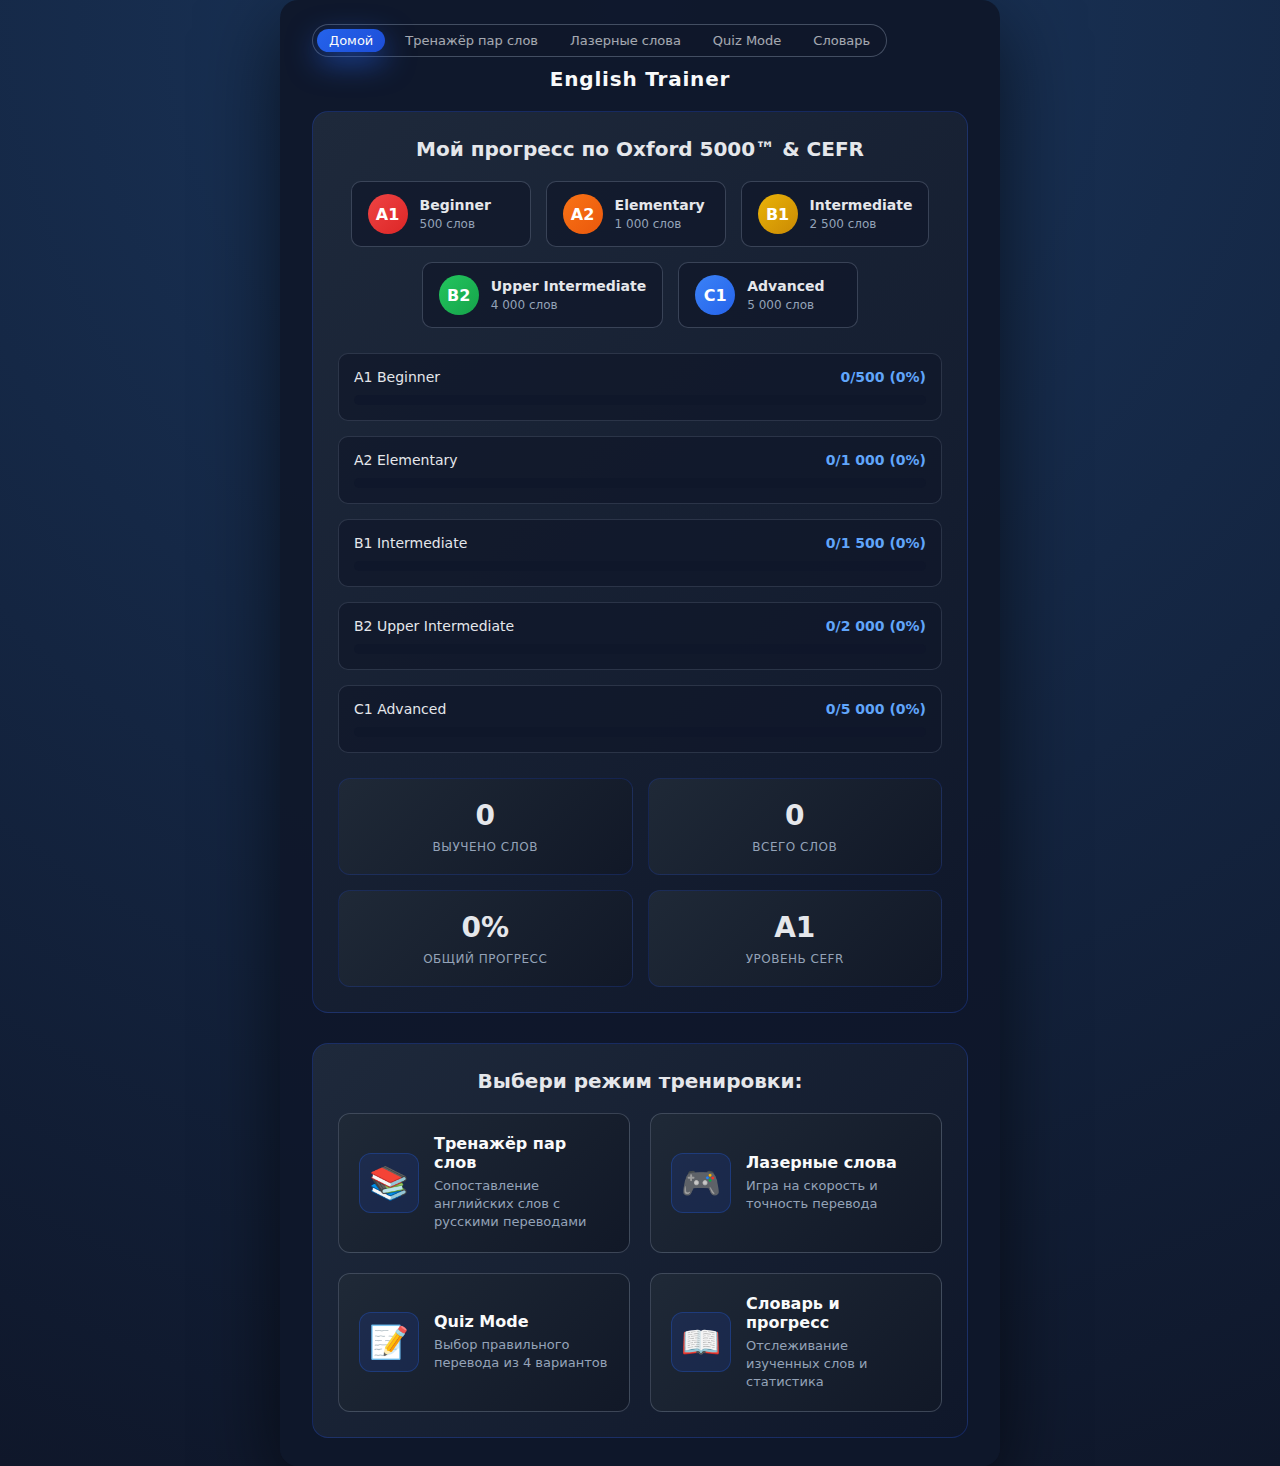
<file: index.html>
<!DOCTYPE html>
<html lang="en">
<head>
  <meta charset="UTF-8" />
  <title>English Trainer – Home</title>
  <link rel="stylesheet" href="styles.css" />
  <link rel="stylesheet" href="home.css" />
</head>
<body>
  <div class="app">
    <header class="app-header">
      <nav class="nav-tabs">
        <span class="nav-tab nav-tab-active">Домой</span>
        <a href="trainer.html" class="nav-tab">Тренажёр пар слов</a>
        <a href="game.html" class="nav-tab">Лазерные слова</a>
        <a href="quiz.html" class="nav-tab">Quiz Mode</a>
        <a href="dictionary.html" class="nav-tab">Словарь</a>
      </nav>
      <h1 class="title">English Trainer</h1>
    </header>

    <main class="home-main">
      <div class="progress-overview">
        <h2 class="section-title">Мой прогресс по Oxford 5000™ & CEFR</h2>

        <div class="cefr-levels">
          <div class="cefr-level">
            <div class="cefr-badge a1">A1</div>
            <div class="cefr-info">
              <h3>Beginner</h3>
              <p>500 слов</p>
            </div>
          </div>
          <div class="cefr-level">
            <div class="cefr-badge a2">A2</div>
            <div class="cefr-info">
              <h3>Elementary</h3>
              <p>1 000 слов</p>
            </div>
          </div>
          <div class="cefr-level">
            <div class="cefr-badge b1">B1</div>
            <div class="cefr-info">
              <h3>Intermediate</h3>
              <p>2 500 слов</p>
            </div>
          </div>
          <div class="cefr-level">
            <div class="cefr-badge b2">B2</div>
            <div class="cefr-info">
              <h3>Upper Intermediate</h3>
              <p>4 000 слов</p>
            </div>
          </div>
          <div class="cefr-level">
            <div class="cefr-badge c1">C1</div>
            <div class="cefr-info">
              <h3>Advanced</h3>
              <p>5 000 слов</p>
            </div>
          </div>
        </div>

        <div class="progress-levels">
          <!-- A1 уровень -->
          <div class="progress-level">
            <div class="level-header">
              <span class="level-title">A1 Beginner</span>
              <span class="level-stats" id="level-a1-stats">0/500 (0%)</span>
            </div>
            <div class="progress-bar">
              <div class="progress-fill" id="level-a1-progress" style="width: 0%"></div>
            </div>
          </div>

          <!-- A2 уровень -->
          <div class="progress-level">
            <div class="level-header">
              <span class="level-title">A2 Elementary</span>
              <span class="level-stats" id="level-a2-stats">0/1 000 (0%)</span>
            </div>
            <div class="progress-bar">
              <div class="progress-fill" id="level-a2-progress" style="width: 0%"></div>
            </div>
          </div>

          <!-- B1 уровень -->
          <div class="progress-level">
            <div class="level-header">
              <span class="level-title">B1 Intermediate</span>
              <span class="level-stats" id="level-b1-stats">0/1 500 (0%)</span>
            </div>
            <div class="progress-bar">
              <div class="progress-fill" id="level-b1-progress" style="width: 0%"></div>
            </div>
          </div>

          <!-- B2 уровень -->
          <div class="progress-level">
            <div class="level-header">
              <span class="level-title">B2 Upper Intermediate</span>
              <span class="level-stats" id="level-b2-stats">0/2 000 (0%)</span>
            </div>
            <div class="progress-bar">
              <div class="progress-fill" id="level-b2-progress" style="width: 0%"></div>
            </div>
          </div>

          <!-- C1 уровень -->
          <div class="progress-level">
            <div class="level-header">
              <span class="level-title">C1 Advanced</span>
              <span class="level-stats" id="level-c1-stats">0/5 000 (0%)</span>
            </div>
            <div class="progress-bar">
              <div class="progress-fill" id="level-c1-progress" style="width: 0%"></div>
            </div>
          </div>
        </div>

        <div class="overall-stats">
          <div class="stat-card">
            <div class="stat-value" id="total-learned">0</div>
            <div class="stat-label">Выучено слов</div>
          </div>
          <div class="stat-card">
            <div class="stat-value" id="total-words">0</div>
            <div class="stat-label">Всего слов</div>
          </div>
          <div class="stat-card">
            <div class="stat-value" id="progress-percentage">0%</div>
            <div class="stat-label">Общий прогресс</div>
          </div>
          <div class="stat-card">
            <div class="stat-value" id="current-cefr-level">A1</div>
            <div class="stat-label">Уровень CEFR</div>
          </div>
        </div>
      </div>

      <div class="mode-selector">
        <h2 class="section-title">Выбери режим тренировки:</h2>

        <div class="mode-grid">
          <a href="trainer.html" class="mode-card">
            <div class="mode-icon">📚</div>
            <div class="mode-content">
              <h3 class="mode-title">Тренажёр пар слов</h3>
              <p class="mode-description">Сопоставление английских слов с русскими переводами</p>
            </div>
          </a>

          <a href="game.html" class="mode-card">
            <div class="mode-icon">🎮</div>
            <div class="mode-content">
              <h3 class="mode-title">Лазерные слова</h3>
              <p class="mode-description">Игра на скорость и точность перевода</p>
            </div>
          </a>

          <a href="quiz.html" class="mode-card">
            <div class="mode-icon">📝</div>
            <div class="mode-content">
              <h3 class="mode-title">Quiz Mode</h3>
              <p class="mode-description">Выбор правильного перевода из 4 вариантов</p>
            </div>
          </a>

          <a href="dictionary.html" class="mode-card">
            <div class="mode-icon">📖</div>
            <div class="mode-content">
              <h3 class="mode-title">Словарь и прогресс</h3>
              <p class="mode-description">Отслеживание изученных слов и статистика</p>
            </div>
          </a>
        </div>
      </div>
    </main>
  </div>

  <script src="home.js"></script>
</body>
</html>
</file>
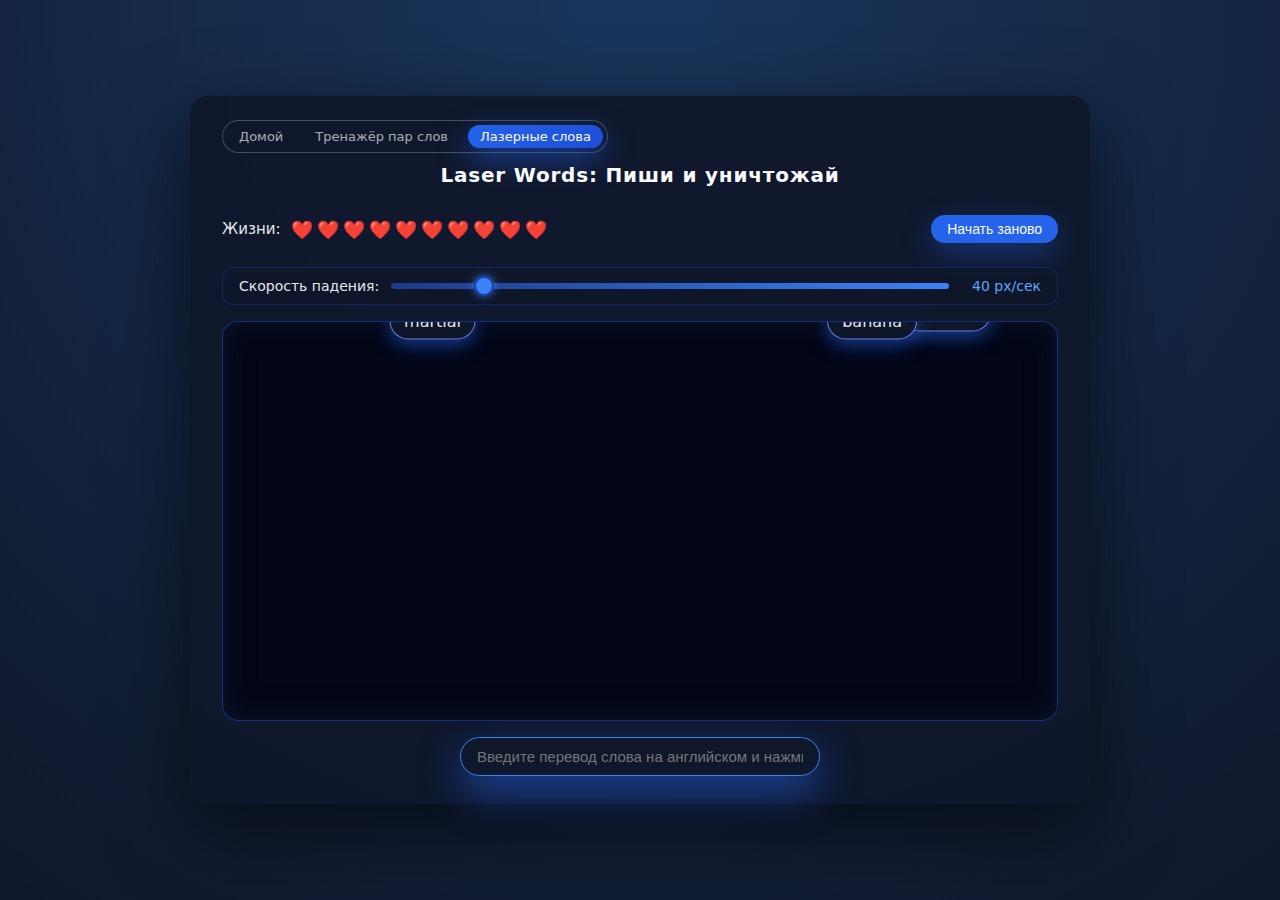
<file: game.html>
<!DOCTYPE html>
<html lang="en">
<head>
  <meta charset="UTF-8" />
  <title>English Trainer – Laser Words</title>
  <link rel="stylesheet" href="styles.css" />
  <link rel="stylesheet" href="game.css" />
</head>
<body>
  <div class="app app-game">
    <header class="app-header">
      <nav class="nav-tabs">
        <a href="index.html" class="nav-tab">Домой</a>
        <a href="trainer.html" class="nav-tab">Тренажёр пар слов</a>
        <span class="nav-tab nav-tab-active">Лазерные слова</span>
      </nav>
      <h1 class="title">Laser Words: Пиши и уничтожай</h1>
    </header>

    <main class="game-main">
      <div class="game-info">
        <div class="lives-container">
          <span class="lives-label">Жизни:</span>
          <div class="hearts">
            <span class="heart" data-live="1">❤️</span>
            <span class="heart" data-live="2">❤️</span>
            <span class="heart" data-live="3">❤️</span>
            <span class="heart" data-live="4">❤️</span>
            <span class="heart" data-live="5">❤️</span>
            <span class="heart" data-live="6">❤️</span>
            <span class="heart" data-live="7">❤️</span>
            <span class="heart" data-live="8">❤️</span>
            <span class="heart" data-live="9">❤️</span>
            <span class="heart" data-live="10">❤️</span>
          </div>
        </div>
        <button id="restart-btn" class="restart-btn">Начать заново</button>
      </div>

      <div class="speed-control">
        <label for="speed-slider">Скорость падения:</label>
        <input type="range" id="speed-slider" min="20" max="150" value="40">
        <span id="speed-value">40 px/сек</span>
      </div>

      <div class="game-area" id="game-area"></div>

      <div class="game-input-wrapper">
        <input
          type="text"
          id="word-input"
          class="game-input"
          placeholder="Введите перевод слова на английском и нажмите Enter..."
          autocomplete="off"
        />
      </div>
    </main>
  </div>

  <script src="game.js"></script>
</body>
</html>
</file>
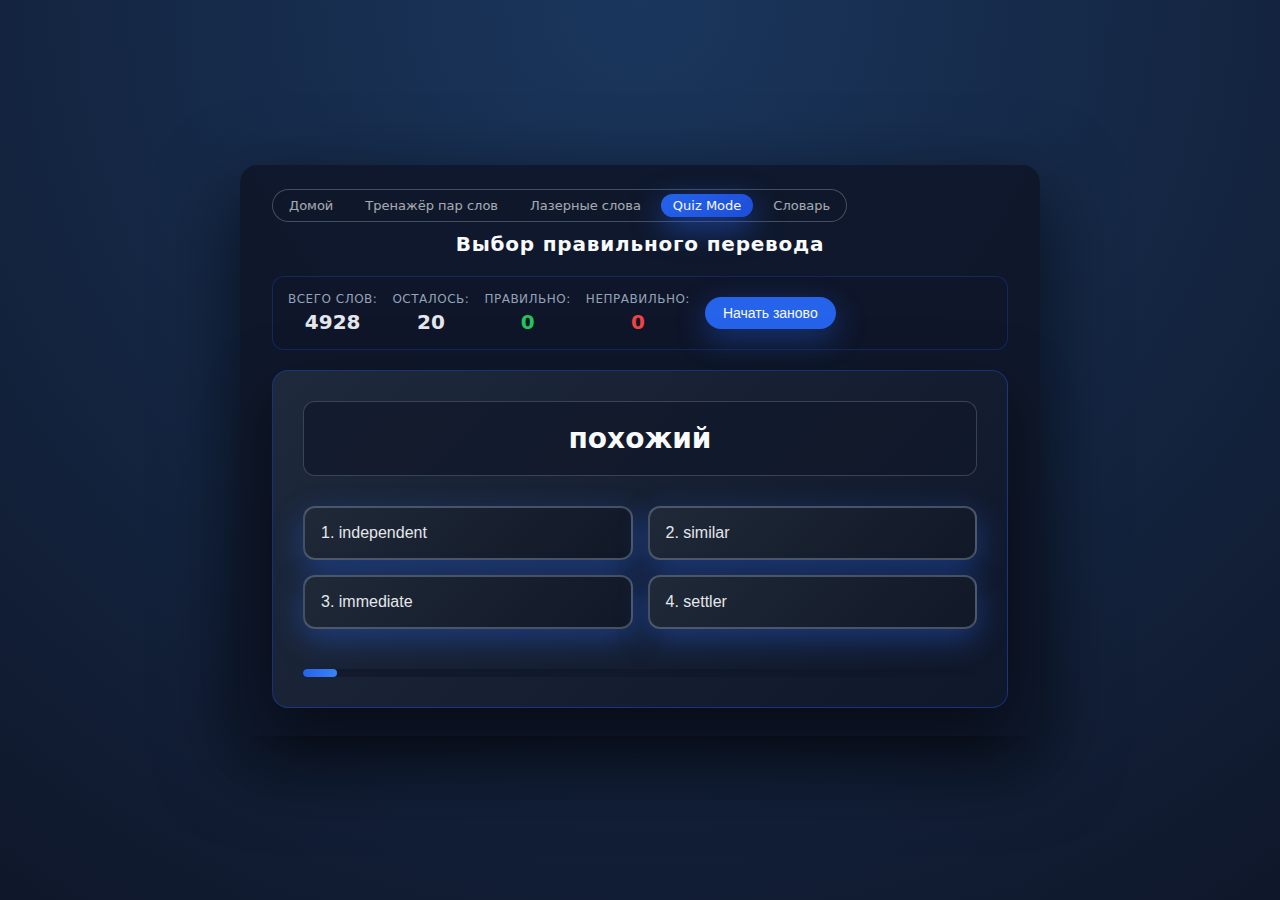
<file: quiz.html>
<!DOCTYPE html>
<html lang="en">
<head>
  <meta charset="UTF-8" />
  <title>English Trainer – Quiz Mode</title>
  <link rel="stylesheet" href="styles.css" />
  <link rel="stylesheet" href="quiz.css" />
</head>
<body>
  <div class="app app-quiz">
    <header class="app-header">
      <nav class="nav-tabs">
        <a href="index.html" class="nav-tab">Домой</a>
        <a href="trainer.html" class="nav-tab">Тренажёр пар слов</a>
        <a href="game.html" class="nav-tab">Лазерные слова</a>
        <span class="nav-tab nav-tab-active">Quiz Mode</span>
        <a href="dictionary.html" class="nav-tab">Словарь</a>
      </nav>
      <h1 class="title">Выбор правильного перевода</h1>
    </header>

    <main class="quiz-main">
      <div class="quiz-stats">
        <div class="stat-item">
          <span class="stat-label">Всего слов:</span>
          <span id="total-words" class="stat-value">0</span>
        </div>
        <div class="stat-item">
          <span class="stat-label">Осталось:</span>
          <span id="remaining-words" class="stat-value">0</span>
        </div>
        <div class="stat-item">
          <span class="stat-label">Правильно:</span>
          <span id="correct-count" class="stat-value correct">0</span>
        </div>
        <div class="stat-item">
          <span class="stat-label">Неправильно:</span>
          <span id="incorrect-count" class="stat-value incorrect">0</span>
        </div>
        <button id="reset-quiz-btn" class="restart-btn">Начать заново</button>
      </div>

      <div class="quiz-card">
        <div class="word-to-translate" id="word-to-translate">
          Загрузка...
        </div>

        <div class="options-container" id="options-container">
          <!-- Варианты ответов будут добавлены через JS -->
        </div>

        <div class="quiz-controls">
          <button id="next-btn" class="next-btn" style="display: none;">
            Продолжить
          </button>
          <div class="progress-bar">
            <div class="progress-fill" id="progress-fill"></div>
          </div>
        </div>
      </div>

      <div class="quiz-result" id="quiz-result" style="display: none;">
        <h2>Результаты теста!</h2>
        <div class="result-stats">
          <div class="result-stat">
            <span class="result-label">Всего слов:</span>
            <span id="result-total" class="result-value">0</span>
          </div>
          <div class="result-stat">
            <span class="result-label">Правильных ответов:</span>
            <span id="result-correct" class="result-value correct">0</span>
          </div>
          <div class="result-stat">
            <span class="result-label">Неправильных ответов:</span>
            <span id="result-incorrect" class="result-value incorrect">0</span>
          </div>
          <div class="result-stat">
            <span class="result-label">Точность:</span>
            <span id="result-accuracy" class="result-value">0%</span>
          </div>
        </div>
        <button id="try-again-btn" class="restart-btn">Попробовать снова</button>
      </div>
    </main>
  </div>

  <script src="quiz.js"></script>
</body>
</html>
</file>
<file: styles.css>
* {
  box-sizing: border-box;
  margin: 0;
  padding: 0;
}

body {
  font-family: system-ui, -apple-system, BlinkMacSystemFont, "Segoe UI", sans-serif;
  background: radial-gradient(circle at top, #1a365d, #0f172a);
  color: #f9fafb;
  min-height: 100vh;
  display: flex;
  align-items: center;
  justify-content: center;
}

.app {
  background: rgba(15, 23, 42, 0.95);
  border-radius: 18px;
  box-shadow: 0 24px 80px rgba(0, 0, 0, 0.6);
  padding: 24px 32px 28px;
  max-width: 720px;
  width: 100%;
}

.title {
  text-align: center;
  margin-bottom: 20px;
  font-size: 20px;
  letter-spacing: 0.04em;
}

.app-header {
  margin-bottom: 16px;
}

.nav-tabs {
  display: inline-flex;
  gap: 8px;
  padding: 4px;
  border-radius: 999px;
  background: rgba(15, 23, 42, 0.9);
  border: 1px solid rgba(148, 163, 184, 0.4);
  margin-bottom: 10px;
}

.nav-tab {
  padding: 4px 12px;
  border-radius: 999px;
  font-size: 13px;
  text-decoration: none;
  color: #e5e7eb;
  opacity: 0.7;
  transition:
    background-color 0.15s ease,
    opacity 0.15s ease,
    transform 0.12s ease;
}

.nav-tab:hover {
  opacity: 1;
  background: rgba(31, 41, 55, 0.95);
  transform: translateY(-1px);
}

.nav-tab-active {
  background: linear-gradient(135deg, #2563eb, #1d4ed8);
  color: #f9fafb;
  opacity: 1;
  box-shadow: 0 10px 30px rgba(37, 99, 235, 0.6);
  cursor: default;
}

button {
  border: none;
  padding: 8px 18px;
  border-radius: 999px;
  background: #2563eb;
  color: #f9fafb;
  font-size: 14px;
  cursor: pointer;
  box-shadow: 0 10px 30px rgba(37, 99, 235, 0.4);
  transition:
    background-color 0.15s ease,
    transform 0.12s ease,
    box-shadow 0.15s ease;
}

button:hover {
  background: #1d4ed8;
  transform: translateY(-1px);
  box-shadow: 0 16px 40px rgba(37, 99, 235, 0.55);
}

button:active {
  transform: translateY(0);
  box-shadow: 0 8px 24px rgba(37, 99, 235, 0.45);
}

@media (max-width: 640px) {
  .app {
    margin: 16px;
    padding: 18px 16px 22px;
  }
}
</file>
<file: home.css>
.home-main {
  display: flex;
  flex-direction: column;
  gap: 30px;
}

.section-title {
  color: #e5e7eb;
  font-size: 20px;
  font-weight: 600;
  margin-bottom: 20px;
  text-align: center;
}

.progress-overview {
  background: linear-gradient(135deg, #1e293b, #0f172a);
  border-radius: 16px;
  padding: 25px;
  border: 1px solid rgba(30, 64, 175, 0.4);
}

.cefr-levels {
  display: flex;
  flex-wrap: wrap;
  gap: 15px;
  margin-bottom: 25px;
  justify-content: center;
}

.cefr-level {
  display: flex;
  align-items: center;
  gap: 12px;
  padding: 12px 16px;
  background: rgba(15, 23, 42, 0.7);
  border-radius: 10px;
  border: 1px solid rgba(148, 163, 184, 0.3);
  min-width: 180px;
}

.cefr-badge {
  width: 40px;
  height: 40px;
  border-radius: 50%;
  display: flex;
  align-items: center;
  justify-content: center;
  font-weight: 700;
  font-size: 16px;
  color: white;
}

.cefr-badge.a1 { background: linear-gradient(135deg, #ef4444, #dc2626); }
.cefr-badge.a2 { background: linear-gradient(135deg, #f97316, #ea580c); }
.cefr-badge.b1 { background: linear-gradient(135deg, #eab308, #ca8a04); }
.cefr-badge.b2 { background: linear-gradient(135deg, #22c55e, #16a34a); }
.cefr-badge.c1 { background: linear-gradient(135deg, #3b82f6, #2563eb); }

.cefr-info h3 {
  font-size: 14px;
  color: #e5e7eb;
  margin: 0 0 4px 0;
}

.cefr-info p {
  font-size: 12px;
  color: #94a3b8;
  margin: 0;
}

.progress-levels {
  display: flex;
  flex-direction: column;
  gap: 15px;
  margin-bottom: 25px;
}

.progress-level {
  background: rgba(15, 23, 42, 0.7);
  border-radius: 10px;
  padding: 15px;
  border: 1px solid rgba(148, 163, 184, 0.2);
}

.level-header {
  display: flex;
  justify-content: space-between;
  align-items: center;
  margin-bottom: 10px;
}

.level-title {
  font-size: 14px;
  color: #e5e7eb;
  font-weight: 500;
}

.level-stats {
  font-size: 14px;
  color: #60a5fa;
  font-weight: 600;
}

.progress-bar {
  height: 10px;
  background: rgba(15, 23, 42, 0.8);
  border-radius: 5px;
  overflow: hidden;
}

.progress-fill {
  height: 100%;
  border-radius: 5px;
  transition: width 0.5s ease;
}

.progress-level:nth-child(1) .progress-fill { background: linear-gradient(to right, #ef4444, #f97316); }
.progress-level:nth-child(2) .progress-fill { background: linear-gradient(to right, #f97316, #eab308); }
.progress-level:nth-child(3) .progress-fill { background: linear-gradient(to right, #eab308, #22c55e); }
.progress-level:nth-child(4) .progress-fill { background: linear-gradient(to right, #22c55e, #3b82f6); }
.progress-level:nth-child(5) .progress-fill { background: linear-gradient(to right, #3b82f6, #8b5cf6); }

.overall-stats {
  display: grid;
  grid-template-columns: repeat(2, 1fr);
  gap: 15px;
}

.stat-card {
  background: linear-gradient(135deg, #1f2937, #111827);
  border-radius: 12px;
  padding: 20px;
  display: flex;
  flex-direction: column;
  align-items: center;
  gap: 8px;
  border: 1px solid rgba(30, 64, 175, 0.3);
}

.stat-value {
  font-size: 28px;
  font-weight: 700;
  color: #e5e7eb;
}

.stat-label {
  font-size: 12px;
  color: #94a3b8;
  text-align: center;
  text-transform: uppercase;
  letter-spacing: 0.5px;
}

.mode-selector {
  background: linear-gradient(135deg, #1e293b, #0f172a);
  border-radius: 16px;
  padding: 25px;
  border: 1px solid rgba(30, 64, 175, 0.4);
}

.mode-grid {
  display: grid;
  grid-template-columns: repeat(auto-fit, minmax(280px, 1fr));
  gap: 20px;
}

.mode-card {
  display: flex;
  align-items: center;
  gap: 15px;
  padding: 20px;
  border-radius: 12px;
  background: linear-gradient(135deg, #1f2937, #111827);
  border: 1px solid rgba(148, 163, 184, 0.3);
  text-decoration: none;
  color: inherit;
  transition: all 0.2s ease;
}

.mode-card:hover {
  transform: translateY(-3px);
  border-color: #3b82f6;
  box-shadow: 0 10px 30px rgba(37, 99, 235, 0.3);
  background: linear-gradient(135deg, #1e293b, #0f172a);
}

.mode-icon {
  font-size: 32px;
  width: 60px;
  height: 60px;
  display: flex;
  align-items: center;
  justify-content: center;
  background: rgba(30, 64, 175, 0.2);
  border-radius: 12px;
  border: 1px solid rgba(37, 99, 235, 0.3);
}

.mode-content {
  flex: 1;
}

.mode-title {
  font-size: 16px;
  font-weight: 600;
  color: #f9fafb;
  margin-bottom: 5px;
}

.mode-description {
  font-size: 13px;
  color: #94a3b8;
  line-height: 1.4;
}

@media (max-width: 768px) {
  .cefr-levels {
    flex-direction: column;
  }

  .cefr-level {
    min-width: 100%;
  }

  .overall-stats {
    grid-template-columns: 1fr;
  }

  .mode-grid {
    grid-template-columns: 1fr;
  }
}
</file>
<file: game.css>
.app-game {
  max-width: 900px;
}

.game-main {
  display: flex;
  flex-direction: column;
  gap: 16px;
}

.game-info {
  display: flex;
  justify-content: space-between;
  align-items: center;
  padding: 8px 0;
}

.lives-container {
  display: flex;
  align-items: center;
  gap: 10px;
}

.lives-label {
  font-size: 15px;
  color: #e5e7eb;
  font-weight: 500;
}

.hearts {
  display: flex;
  gap: 4px;
}

.heart {
  font-size: 18px;
  opacity: 1;
  transition: opacity 0.3s ease;
}

.heart.lost {
  opacity: 0.3;
}

.restart-btn {
  padding: 6px 16px;
  font-size: 14px;
}

.speed-control {
  display: flex;
  align-items: center;
  gap: 12px;
  background: rgba(15, 23, 42, 0.8);
  padding: 10px 16px;
  border-radius: 12px;
  border: 1px solid rgba(30, 64, 175, 0.4);
}

.speed-control label {
  font-size: 14px;
  color: #e5e7eb;
  white-space: nowrap;
}

#speed-slider {
  flex: 1;
  height: 6px;
  border-radius: 3px;
  background: linear-gradient(to right, #1e3a8a, #3b82f6);
  outline: none;
  -webkit-appearance: none;
}

#speed-slider::-webkit-slider-thumb {
  -webkit-appearance: none;
  width: 20px;
  height: 20px;
  border-radius: 50%;
  background: #3b82f6;
  cursor: pointer;
  border: 2px solid #1e40af;
  box-shadow: 0 0 10px rgba(59, 130, 246, 0.8);
}

#speed-slider::-moz-range-thumb {
  width: 20px;
  height: 20px;
  border-radius: 50%;
  background: #3b82f6;
  cursor: pointer;
  border: 2px solid #1e40af;
}

#speed-value {
  font-size: 14px;
  color: #60a5fa;
  font-weight: 500;
  min-width: 80px;
  text-align: right;
}

.game-area {
  position: relative;
  border-radius: 16px;
  background: radial-gradient(circle at top, #020617, #020617);
  border: 1px solid rgba(30, 64, 175, 0.7);
  height: 400px; /* Увеличил высоту */
  overflow: hidden;
  box-shadow: inset 0 0 30px rgba(15, 23, 42, 0.8);
}

.falling-word {
  position: absolute;
  padding: 8px 14px; /* Увеличил размер */
  border-radius: 999px;
  background: rgba(15, 23, 42, 0.95);
  border: 1px solid rgba(129, 140, 248, 0.9);
  color: #e5e7eb;
  font-size: 16px; /* Увеличил шрифт */
  white-space: nowrap;
  box-shadow: 0 6px 18px rgba(37, 99, 235, 0.55);
  transform: translate(-50%, -50%);
  transition: opacity 0.4s ease; /* Плавное исчезновение */
}

.falling-word.fading-out {
  opacity: 0;
}

.laser-beam {
  position: absolute;
  width: 3px;
  background: linear-gradient(to top, #38bdf8, #1d4ed8);
  box-shadow: 0 0 14px rgba(56, 189, 248, 0.9);
  border-radius: 999px;
  transform-origin: bottom center;
  animation: laser-shot 0.3s ease-out forwards;
}

.game-input-wrapper {
  display: flex;
  justify-content: center;
}

.game-input {
  width: 100%;
  max-width: 360px;
  padding: 10px 16px;
  border-radius: 999px;
  border: 1px solid rgba(148, 163, 184, 0.6);
  background: rgba(15, 23, 42, 0.9);
  color: #f9fafb;
  font-size: 15px;
  outline: none;
  box-shadow: 0 10px 30px rgba(15, 23, 42, 0.7);
  transition:
    border-color 0.15s ease,
    box-shadow 0.15s ease,
    background-color 0.15s ease;
}

.game-input:focus {
  border-color: #3b82f6;
  box-shadow: 0 16px 40px rgba(37, 99, 235, 0.6);
  background: rgba(15, 23, 42, 1);
}

@keyframes laser-shot {
  0% {
    opacity: 0;
    transform: scaleY(0.1);
  }
  40% {
    opacity: 1;
    transform: scaleY(1.05);
  }
  100% {
    opacity: 0;
    transform: scaleY(0.6);
  }
}

.game-over {
  position: absolute;
  top: 0;
  left: 0;
  right: 0;
  bottom: 0;
  background: rgba(2, 6, 23, 0.95);
  display: flex;
  flex-direction: column;
  justify-content: center;
  align-items: center;
  gap: 20px;
  z-index: 100;
  border-radius: 16px;
}

.game-over h2 {
  font-size: 28px;
  color: #ef4444;
  margin: 0;
}

.game-over p {
  font-size: 16px;
  color: #e5e7eb;
  margin: 0;
}

@media (max-width: 640px) {
  .game-area {
    height: 350px;
  }

  .game-info {
    flex-direction: column;
    gap: 10px;
    align-items: flex-start;
  }

  .speed-control {
    flex-wrap: wrap;
  }
}
</file>
<file: quiz.css>
.app-quiz {
  max-width: 800px;
}

.quiz-main {
  display: flex;
  flex-direction: column;
  gap: 20px;
}

.quiz-stats {
  display: flex;
  flex-wrap: wrap;
  gap: 15px;
  align-items: center;
  padding: 15px;
  border-radius: 12px;
  background: rgba(15, 23, 42, 0.8);
  border: 1px solid rgba(30, 64, 175, 0.4);
}

.stat-item {
  display: flex;
  flex-direction: column;
  align-items: center;
  gap: 4px;
}

.stat-label {
  font-size: 12px;
  color: #94a3b8;
  text-transform: uppercase;
  letter-spacing: 0.5px;
}

.stat-value {
  font-size: 20px;
  font-weight: 600;
  color: #e5e7eb;
}

.stat-value.correct {
  color: #22c55e;
}

.stat-value.incorrect {
  color: #ef4444;
}

.quiz-card {
  background: linear-gradient(135deg, #1e293b, #0f172a);
  border-radius: 16px;
  padding: 30px;
  border: 1px solid rgba(30, 64, 175, 0.6);
  box-shadow: 0 20px 60px rgba(0, 0, 0, 0.5);
}

.word-to-translate {
  text-align: center;
  font-size: 28px;
  font-weight: 600;
  color: #f9fafb;
  margin-bottom: 30px;
  padding: 20px;
  background: rgba(15, 23, 42, 0.7);
  border-radius: 12px;
  border: 1px solid rgba(148, 163, 184, 0.3);
}

.options-container {
  display: grid;
  grid-template-columns: 1fr 1fr;
  gap: 15px;
  margin-bottom: 30px;
}

@media (max-width: 640px) {
  .options-container {
    grid-template-columns: 1fr;
  }
}

.option-btn {
  padding: 16px;
  border-radius: 12px;
  background: linear-gradient(135deg, #1f2937, #111827);
  border: 2px solid rgba(148, 163, 184, 0.4);
  color: #e5e7eb;
  font-size: 16px;
  font-weight: 500;
  cursor: pointer;
  transition: all 0.2s ease;
  text-align: left;
  position: relative;
  overflow: hidden;
}

.option-btn:hover:not(.correct):not(.incorrect):not(:disabled) {
  transform: translateY(-2px);
  border-color: #3b82f6;
  box-shadow: 0 8px 20px rgba(37, 99, 235, 0.3);
  background: linear-gradient(135deg, #1e40af, #1e3a8a);
}

.option-btn:active:not(.correct):not(.incorrect):not(:disabled) {
  transform: translateY(0);
}

.option-btn.correct {
  background: linear-gradient(135deg, #166534, #14532d);
  border-color: #22c55e;
  color: #f0fdf4;
  box-shadow: 0 0 0 2px rgba(34, 197, 94, 0.5);
  cursor: default;
}

.option-btn.incorrect {
  background: linear-gradient(135deg, #7f1d1d, #450a0a);
  border-color: #ef4444;
  color: #fef2f2;
  box-shadow: 0 0 0 2px rgba(239, 68, 68, 0.5);
  cursor: default;
}

.option-btn:disabled {
  cursor: not-allowed;
  opacity: 0.7;
}

.quiz-controls {
  display: flex;
  flex-direction: column;
  gap: 20px;
}

.next-btn {
  padding: 12px 30px;
  font-size: 16px;
  font-weight: 500;
  align-self: center;
  background: linear-gradient(135deg, #2563eb, #1d4ed8);
  border: none;
  color: white;
  border-radius: 999px;
  cursor: pointer;
  transition: all 0.2s ease;
  box-shadow: 0 10px 30px rgba(37, 99, 235, 0.4);
}

.next-btn:hover {
  transform: translateY(-2px);
  box-shadow: 0 15px 40px rgba(37, 99, 235, 0.6);
  background: linear-gradient(135deg, #1d4ed8, #1e40af);
}

.next-btn:active {
  transform: translateY(0);
}

.progress-bar {
  height: 8px;
  background: rgba(15, 23, 42, 0.7);
  border-radius: 4px;
  overflow: hidden;
  margin-top: 10px;
}

.progress-fill {
  height: 100%;
  background: linear-gradient(to right, #2563eb, #3b82f6);
  border-radius: 4px;
  width: 0%;
  transition: width 0.3s ease;
}

.quiz-result {
  background: linear-gradient(135deg, #1e293b, #0f172a);
  border-radius: 16px;
  padding: 40px;
  border: 1px solid rgba(30, 64, 175, 0.6);
  text-align: center;
  animation: fadeIn 0.5s ease;
}

.quiz-result h2 {
  font-size: 28px;
  color: #f9fafb;
  margin-bottom: 30px;
  font-weight: 600;
}

.result-stats {
  display: grid;
  grid-template-columns: repeat(2, 1fr);
  gap: 20px;
  margin-bottom: 30px;
}

@media (max-width: 640px) {
  .result-stats {
    grid-template-columns: 1fr;
  }
}

.result-stat {
  display: flex;
  flex-direction: column;
  align-items: center;
  gap: 8px;
  padding: 15px;
  background: rgba(15, 23, 42, 0.7);
  border-radius: 10px;
  border: 1px solid rgba(148, 163, 184, 0.2);
}

.result-label {
  font-size: 14px;
  color: #94a3b8;
}

.result-value {
  font-size: 24px;
  font-weight: 600;
  color: #e5e7eb;
}

.result-value.correct {
  color: #22c55e;
}

.result-value.incorrect {
  color: #ef4444;
}

@keyframes fadeIn {
  from {
    opacity: 0;
    transform: translateY(20px);
  }
  to {
    opacity: 1;
    transform: translateY(0);
  }
}

@keyframes correctPulse {
  0% {
    box-shadow: 0 0 0 0 rgba(34, 197, 94, 0.7);
  }
  70% {
    box-shadow: 0 0 0 10px rgba(34, 197, 94, 0);
  }
  100% {
    box-shadow: 0 0 0 0 rgba(34, 197, 94, 0);
  }
}

@keyframes incorrectShake {
  0%, 100% {
    transform: translateX(0);
  }
  25% {
    transform: translateX(-5px);
  }
  75% {
    transform: translateX(5px);
  }
}
</file>
